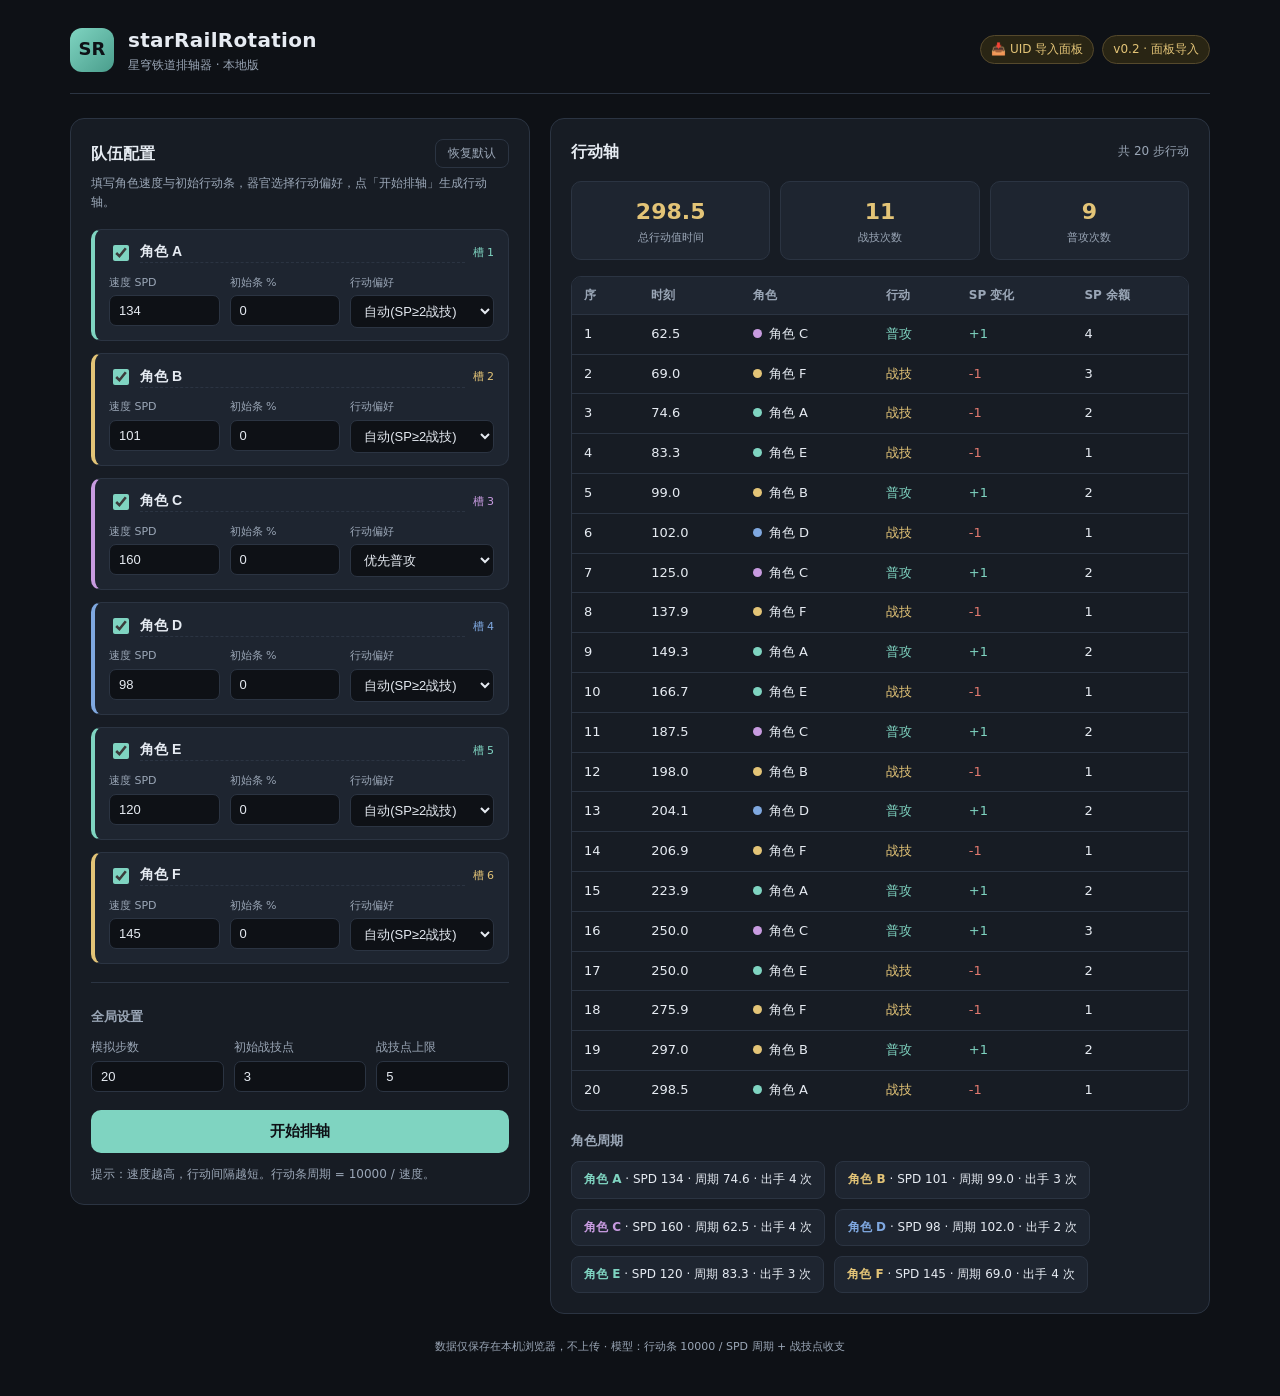
<file: ui/index.html>
<!DOCTYPE html>
<html lang="zh-CN">
<head>
<meta charset="UTF-8">
<meta name="viewport" content="width=device-width, initial-scale=1.0">
<title>starRailRotation · 星穹铁道排轴器</title>
<link rel="stylesheet" href="style.css">
</head>
<body>
<div class="app">
  <header class="topbar">
    <div class="brand">
      <span class="brand-mark">SR</span>
      <div>
        <h1>starRailRotation</h1>
        <p>星穹铁道排轴器 · 本地版</p>
      </div>
    </div>
    <div style="display:flex; gap:8px; align-items:center;">
      <a class="tag tag-link" href="import.html" style="text-decoration:none;">📥 UID 导入面板</a>
      <span class="tag">v0.2 · 面板导入</span>
    </div>
  </header>

  <main class="layout">
    <!-- 左：配置 -->
    <section class="panel config">
      <div class="panel-head">
        <h2>队伍配置</h2>
        <button id="reset-btn" class="btn-ghost" type="button">恢复默认</button>
      </div>
      <p class="hint">填写角色速度与初始行动条，器官选择行动偏好，点「开始排轴」生成行动轴。</p>

      <div id="char-list" class="char-list"></div>

      <div class="settings">
        <h3>全局设置</h3>
        <div class="settings-grid">
          <label>模拟步数
            <input id="steps" type="number" min="4" max="80" value="20">
          </label>
          <label>初始战技点
            <input id="init-sp" type="number" min="0" max="5" value="3">
          </label>
          <label>战技点上限
            <input id="max-sp" type="number" min="1" max="8" value="5">
          </label>
        </div>
      </div>

      <button id="run-btn" class="btn-primary" type="button">开始排轴</button>
      <p class="tip">提示：速度越高，行动间隔越短。行动条周期 = 10000 / 速度。</p>
    </section>

    <!-- 右：结果 -->
    <section class="panel result">
      <div class="panel-head">
        <h2>行动轴</h2>
        <span id="result-meta" class="result-meta">尚未模拟</span>
      </div>

      <div id="stats" class="stats"></div>

      <div class="table-wrap">
        <table class="axis-table">
          <thead>
            <tr>
              <th>序</th><th>时刻</th><th>角色</th><th>行动</th><th>SP 变化</th><th>SP 余额</th>
            </tr>
          </thead>
          <tbody id="axis-body">
            <tr><td colspan="6" class="empty">填写配置后点「开始排轴」</td></tr>
          </tbody>
        </table>
      </div>

      <div class="legend-wrap">
        <h3>角色周期</h3>
        <div id="legend" class="legend"></div>
      </div>
    </section>
  </main>

  <footer class="footer">
    数据仅保存在本机浏览器，不上传 · 模型：行动条 10000 / SPD 周期 + 战技点收支
  </footer>
</div>
<script src="app.js"></script>
</body>
</html>
</file>
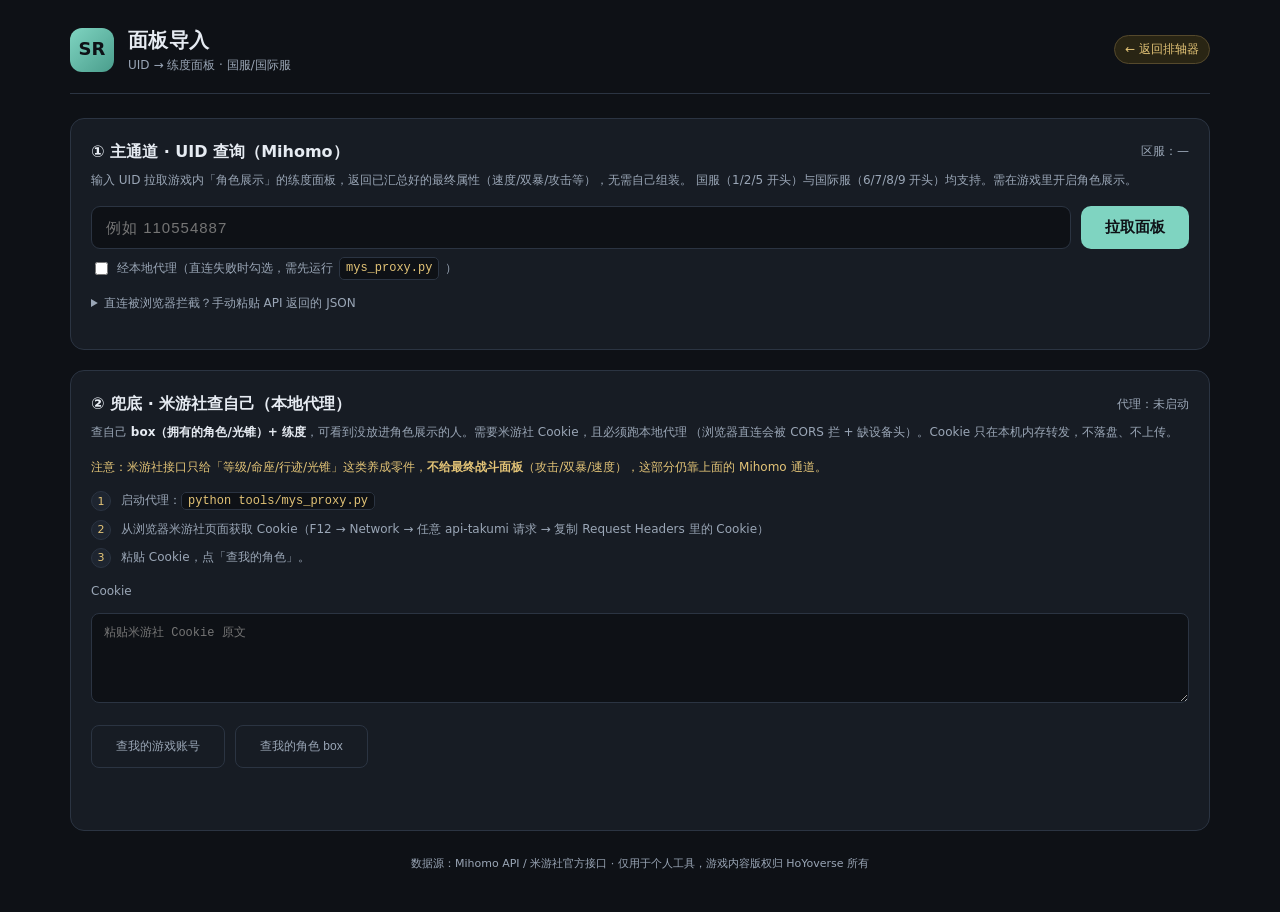
<file: ui/import.html>
<!DOCTYPE html>
<html lang="zh-CN">
<head>
<meta charset="UTF-8">
<meta name="viewport" content="width=device-width, initial-scale=1.0">
<title>面板导入 · starRailRotation</title>
<link rel="stylesheet" href="style.css">
<link rel="stylesheet" href="import.css">
</head>
<body>
<div class="app">
  <header class="topbar">
    <div class="brand">
      <span class="brand-mark">SR</span>
      <div>
        <h1>面板导入</h1>
        <p>UID → 练度面板 · 国服/国际服</p>
      </div>
    </div>
    <a class="tag tag-link" href="index.html">← 返回排轴器</a>
  </header>

  <!-- 主通道 -->
  <section class="panel import-panel">
    <div class="panel-head">
      <h2>① 主通道 · UID 查询（Mihomo）</h2>
      <span id="region-badge" class="result-meta">区服：—</span>
    </div>
    <p class="hint">
      输入 UID 拉取游戏内「角色展示」的练度面板，返回已汇总好的最终属性（速度/双暴/攻击等），无需自己组装。
      国服（1/2/5 开头）与国际服（6/7/8/9 开头）均支持。需在游戏里开启角色展示。
    </p>

    <div class="uid-row">
      <input id="uid-input" class="uid-input" type="text" inputmode="numeric" placeholder="例如 110554887" maxlength="10">
      <button id="fetch-btn" class="btn-primary btn-inline" type="button">拉取面板</button>
    </div>

    <div class="opts-row">
      <label class="chk"><input id="via-proxy" type="checkbox"> 经本地代理（直连失败时勾选，需先运行 <code>mys_proxy.py</code>）</label>
      <span id="fetch-status" class="fetch-status"></span>
    </div>

    <details class="manual-fold">
      <summary>直连被浏览器拦截？手动粘贴 API 返回的 JSON</summary>
      <p class="hint">在新标签页打开 <code id="api-url-hint">https://api.mihomo.me/sr_info_parsed/你的UID?lang=cn</code>，复制全部内容粘到下面，再点解析。</p>
      <textarea id="manual-json" class="manual-json" placeholder='粘贴 {"player":...,"characters":[...]} 到这里'></textarea>
      <button id="parse-manual-btn" class="btn-ghost" type="button">解析粘贴的 JSON</button>
    </details>

    <div id="char-results" class="char-results"></div>
  </section>

  <!-- 兜底通道 -->
  <section class="panel import-panel fallback-panel">
    <div class="panel-head">
      <h2>② 兜底 · 米游社查自己（本地代理）</h2>
      <span id="proxy-status" class="result-meta">代理：未检测</span>
    </div>
    <p class="hint">
      查自己 <b>box（拥有的角色/光锥）+ 练度</b>，可看到没放进角色展示的人。需要米游社 Cookie，且必须跑本地代理
      （浏览器直连会被 CORS 拦 + 缺设备头）。Cookie 只在本机内存转发，不落盘、不上传。
    </p>
    <p class="tip warn">
      注意：米游社接口只给「等级/命座/行迹/光锥」这类养成零件，<b>不给最终战斗面板</b>（攻击/双暴/速度），这部分仍靠上面的 Mihomo 通道。
    </p>

    <div class="proxy-steps">
      <div class="step">
        <span class="step-no">1</span>
        <div>启动代理：<code>python tools/mys_proxy.py</code></div>
      </div>
      <div class="step">
        <span class="step-no">2</span>
        <div>从浏览器米游社页面获取 Cookie（F12 → Network → 任意 api-takumi 请求 → 复制 Request Headers 里的 Cookie）</div>
      </div>
      <div class="step">
        <span class="step-no">3</span>
        <div>粘贴 Cookie，点「查我的角色」。</div>
      </div>
    </div>

    <label class="cookie-label">Cookie
      <textarea id="cookie-input" class="cookie-input" placeholder="粘贴米游社 Cookie 原文"></textarea>
    </label>
    <div class="uid-row">
      <button id="mys-roles-btn" class="btn-ghost btn-inline" type="button">查我的游戏账号</button>
      <button id="mys-box-btn" class="btn-ghost btn-inline" type="button">查我的角色 box</button>
    </div>
    <div id="mys-status" class="fetch-status"></div>
    <div id="box-results" class="char-results"></div>
  </section>

  <footer class="footer">
    数据源：Mihomo API / 米游社官方接口 · 仅用于个人工具，游戏内容版权归 HoYoverse 所有
  </footer>
</div>
<script src="import.js"></script>
</body>
</html>
</file>
<file: ui/style.css>
:root {
  --bg: #0e1116;
  --panel: #171c24;
  --panel-2: #1e2530;
  --line: #2b3442;
  --text: #e6ebf2;
  --muted: #9aa6b6;
  --accent: #7fd4c1;
  --gold: #e3c477;
  --danger: #e0796f;
}

* { box-sizing: border-box; }

body {
  margin: 0;
  background: var(--bg);
  color: var(--text);
  font-family: "Segoe UI", "Microsoft YaHei", system-ui, sans-serif;
  font-size: 14px;
  line-height: 1.6;
}

.app { max-width: 1180px; margin: 0 auto; padding: 24px 20px 40px; }

.topbar {
  display: flex; align-items: center; justify-content: space-between;
  padding-bottom: 18px; border-bottom: 1px solid var(--line); margin-bottom: 24px;
}
.brand { display: flex; align-items: center; gap: 14px; }
.brand-mark {
  width: 44px; height: 44px; border-radius: 12px;
  background: linear-gradient(135deg, var(--accent), #4a9d8c);
  color: #0e1116; font-weight: 800; font-size: 18px;
  display: grid; place-items: center;
}
.brand h1 { margin: 0; font-size: 20px; font-weight: 600; letter-spacing: .3px; }
.brand p { margin: 0; color: var(--muted); font-size: 12px; }
.tag {
  font-size: 12px; color: var(--gold); border: 1px solid #55492c;
  background: #292514; padding: 4px 10px; border-radius: 20px;
  text-decoration: none;
}
.tag:hover { border-color: var(--gold); filter: brightness(1.15); }

.layout { display: grid; grid-template-columns: 460px 1fr; gap: 20px; align-items: start; }
@media (max-width: 980px) { .layout { grid-template-columns: 1fr; } }

.panel {
  background: var(--panel); border: 1px solid var(--line);
  border-radius: 14px; padding: 20px;
}
.panel-head { display: flex; align-items: center; justify-content: space-between; margin-bottom: 6px; }
.panel-head h2 { margin: 0; font-size: 16px; font-weight: 600; }
.panel h3 { margin: 20px 0 10px; font-size: 13px; font-weight: 600; color: var(--muted); }
.hint { color: var(--muted); font-size: 12px; margin: 4px 0 16px; }
.tip { color: var(--muted); font-size: 12px; margin: 12px 0 0; }

.btn-ghost {
  background: transparent; color: var(--muted); border: 1px solid var(--line);
  border-radius: 8px; padding: 5px 12px; cursor: pointer; font-size: 12px;
}
.btn-ghost:hover { color: var(--text); border-color: var(--muted); }
.btn-primary {
  width: 100%; margin-top: 18px; padding: 12px;
  background: var(--accent); color: #0e1116; border: none;
  border-radius: 10px; font-size: 15px; font-weight: 700; cursor: pointer;
}
.btn-primary:hover { filter: brightness(1.08); }

.char-list { display: flex; flex-direction: column; gap: 12px; }
.char-card {
  background: var(--panel-2); border: 1px solid var(--line);
  border-left: 4px solid var(--slot-color);
  border-radius: 10px; padding: 12px 14px;
}
.card-top { display: flex; align-items: center; gap: 8px; margin-bottom: 10px; }
.card-top input[type="checkbox"] { accent-color: var(--accent); width: 16px; height: 16px; }
.slot-name {
  flex: 1; background: transparent; border: none; border-bottom: 1px dashed var(--line);
  color: var(--text); font-size: 14px; font-weight: 600; padding: 2px 0;
}
.slot-name:focus { outline: none; border-bottom-color: var(--accent); }
.slot-badge { font-size: 11px; color: var(--slot-color); }

.card-fields { display: grid; grid-template-columns: 1fr 1fr 1.3fr; gap: 10px; }
.card-fields label { display: flex; flex-direction: column; gap: 4px; font-size: 11px; color: var(--muted); }
.card-fields input, .card-fields select, .settings-grid input {
  background: var(--bg); border: 1px solid var(--line); color: var(--text);
  border-radius: 7px; padding: 7px 9px; font-size: 13px;
}
.card-fields input:focus, .card-fields select:focus, .settings-grid input:focus {
  outline: none; border-color: var(--accent);
}

.settings { margin-top: 18px; padding-top: 4px; border-top: 1px solid var(--line); }
.settings-grid { display: grid; grid-template-columns: repeat(3, 1fr); gap: 10px; }
.settings-grid label { display: flex; flex-direction: column; gap: 4px; font-size: 12px; color: var(--muted); }

.result-meta { font-size: 12px; color: var(--muted); }
.stats { display: grid; grid-template-columns: repeat(3, 1fr); gap: 10px; margin: 16px 0; }
.stat-box { background: var(--panel-2); border: 1px solid var(--line); border-radius: 10px; padding: 12px; text-align: center; }
.stat-box .num { font-size: 22px; font-weight: 700; color: var(--gold); }
.stat-box .lbl { font-size: 11px; color: var(--muted); }

.table-wrap { overflow-x: auto; border: 1px solid var(--line); border-radius: 10px; }
.axis-table { width: 100%; border-collapse: collapse; font-size: 13px; }
.axis-table th, .axis-table td { padding: 9px 12px; text-align: left; border-bottom: 1px solid var(--line); }
.axis-table th { background: var(--panel-2); color: var(--muted); font-size: 12px; font-weight: 600; }
.axis-table tr:last-child td { border-bottom: none; }
.axis-table .empty { text-align: center; color: var(--muted); padding: 40px; }
.dot { display: inline-block; width: 9px; height: 9px; border-radius: 50%; margin-right: 7px; }
.act-skill { color: var(--gold); }
.act-basic { color: var(--accent); }
.sp-up { color: var(--accent); }
.sp-down { color: var(--danger); }

.legend-wrap { margin-top: 18px; }
.legend { display: flex; flex-wrap: wrap; gap: 10px; }
.legend-item {
  background: var(--panel-2); border: 1px solid var(--line); border-radius: 8px;
  padding: 8px 12px; font-size: 12px;
}
.legend-item b { color: var(--slot-color); }

.footer { margin-top: 24px; text-align: center; color: var(--muted); font-size: 11px; }
</file>
<file: ui/import.css>
/* 面板导入页专用样式，叠加在 style.css 之上 */
.tag-link { text-decoration: none; }
.tag-link:hover { border-color: var(--gold); }

.import-panel { margin-bottom: 20px; }
.import-panel .hint b { color: var(--text); }
.warn { color: var(--gold) !important; }

.uid-row { display: flex; gap: 10px; align-items: stretch; margin: 14px 0 8px; }
.uid-input {
  flex: 1; background: var(--bg); border: 1px solid var(--line); color: var(--text);
  border-radius: 9px; padding: 12px 14px; font-size: 15px; letter-spacing: 1px;
}
.uid-input:focus { outline: none; border-color: var(--accent); }
.btn-inline { width: auto; margin-top: 0; padding: 12px 24px; white-space: nowrap; }

.opts-row { display: flex; align-items: center; justify-content: space-between; gap: 12px; flex-wrap: wrap; }
.chk { font-size: 12px; color: var(--muted); display: flex; align-items: center; gap: 6px; }
.chk input { accent-color: var(--accent); }
.chk code, .hint code, .step code { background: var(--bg); border: 1px solid var(--line); border-radius: 5px; padding: 1px 6px; color: var(--gold); font-size: 12px; }

.fetch-status { font-size: 12px; color: var(--muted); min-height: 18px; }
.fetch-status.err { color: var(--danger); }
.fetch-status.ok { color: var(--accent); }

.manual-fold { margin-top: 14px; font-size: 12px; color: var(--muted); }
.manual-fold summary { cursor: pointer; }
.manual-fold[open] summary { color: var(--text); }
.manual-json, .cookie-input {
  width: 100%; min-height: 90px; margin: 8px 0; background: var(--bg);
  border: 1px solid var(--line); border-radius: 8px; color: var(--text);
  padding: 10px 12px; font-size: 12px; font-family: Consolas, Monaco, monospace; resize: vertical;
}
.manual-json:focus, .cookie-input:focus { outline: none; border-color: var(--accent); }

.char-results { display: grid; grid-template-columns: repeat(auto-fill, minmax(260px, 1fr)); gap: 12px; margin-top: 16px; }
.pc-card {
  background: var(--panel-2); border: 1px solid var(--line);
  border-top: 3px solid var(--slot-color); border-radius: 10px; padding: 12px 14px;
}
.pc-head { display: flex; align-items: baseline; justify-content: space-between; gap: 8px; margin-bottom: 8px; }
.pc-name { font-size: 15px; font-weight: 700; color: var(--slot-color); }
.pc-meta { font-size: 11px; color: var(--muted); }
.pc-sub { font-size: 11px; color: var(--muted); margin: 2px 0 10px; line-height: 1.5; }
.pc-stats { display: grid; grid-template-columns: 1fr 1fr; gap: 4px 10px; }
.pc-stat { display: flex; justify-content: space-between; font-size: 12px; border-bottom: 1px dashed var(--line); padding: 2px 0; }
.pc-stat .k { color: var(--muted); }
.pc-stat .v { color: var(--text); font-variant-numeric: tabular-nums; }
.pc-stat.hi .v { color: var(--gold); font-weight: 700; }
.pc-actions { margin-top: 10px; display: flex; gap: 8px; }
.pc-actions button { flex: 1; }
.pc-sets { margin-top: 8px; font-size: 11px; color: var(--muted); }

.empty-hint { grid-column: 1 / -1; text-align: center; color: var(--muted); padding: 28px; font-size: 13px; }

.proxy-steps { display: flex; flex-direction: column; gap: 8px; margin: 14px 0; }
.step { display: flex; gap: 10px; align-items: flex-start; font-size: 12px; color: var(--muted); }
.step-no {
  flex: 0 0 20px; height: 20px; border-radius: 50%; background: var(--panel-2);
  border: 1px solid var(--line); color: var(--gold); display: grid; place-items: center; font-size: 11px;
}
.cookie-label { display: flex; flex-direction: column; gap: 4px; font-size: 12px; color: var(--muted); }
</file>
